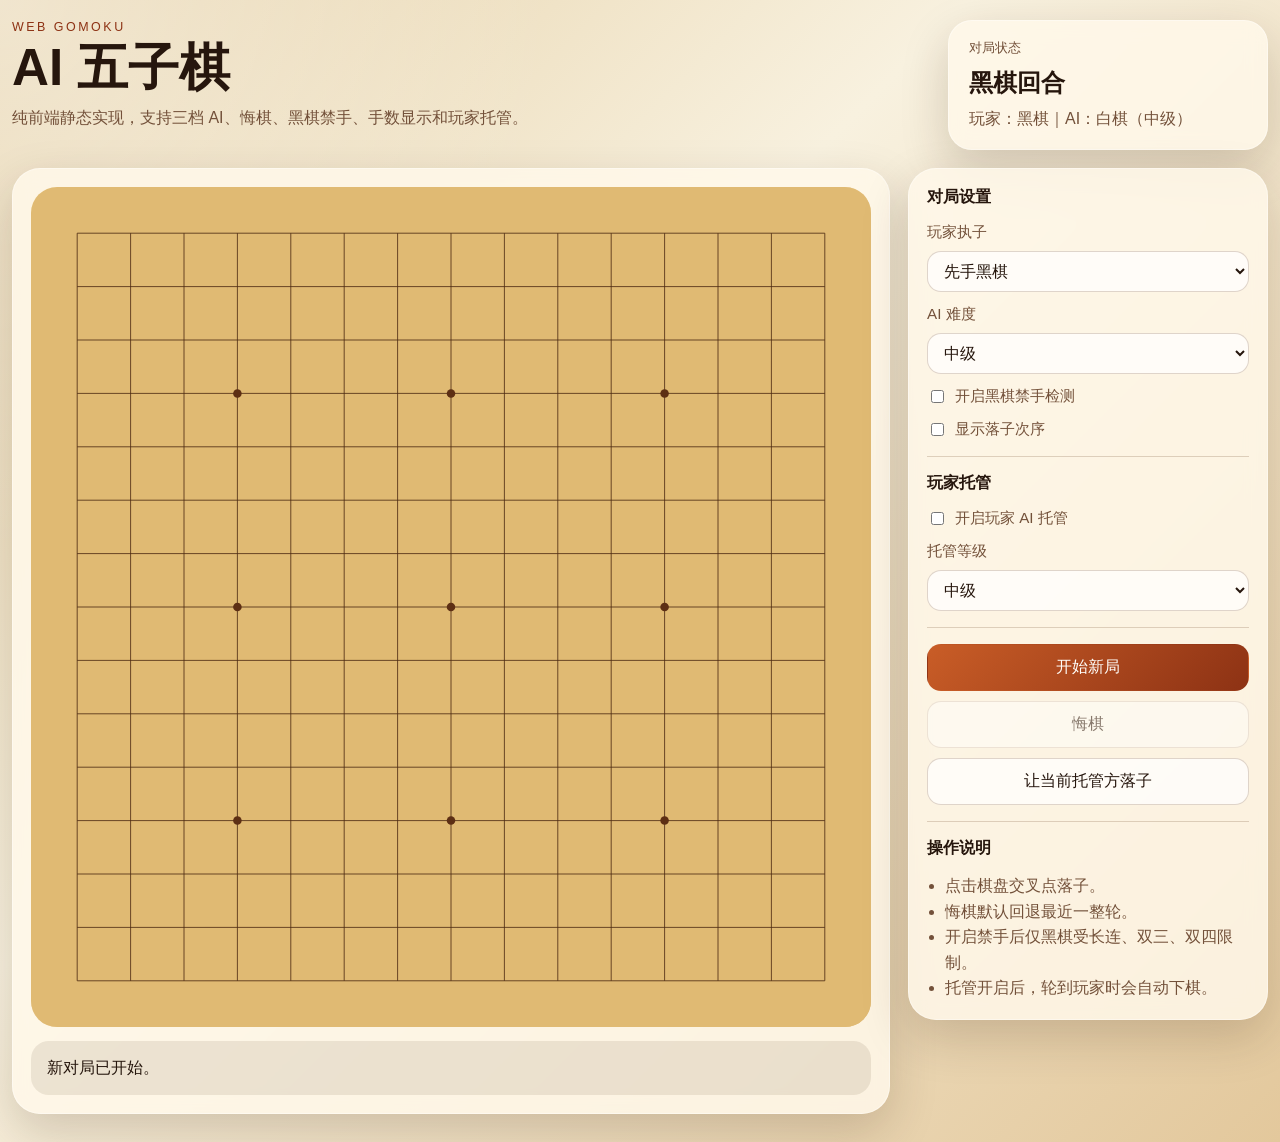
<file: index.html>
<!DOCTYPE html>
<html lang="zh-CN">
<head>
  <meta charset="UTF-8">
  <meta name="viewport" content="width=device-width, initial-scale=1.0">
  <meta http-equiv="refresh" content="0; url=./web-gomoku.html">
  <title>AI 五子棋</title>
  <link rel="canonical" href="./web-gomoku.html">
</head>
<body>
  <p>正在跳转到 <a href="./web-gomoku.html">AI 五子棋</a>...</p>
</body>
</html>
</file>
<file: styles.css>
:root {
  --bg: #f3ead7;
  --paper: rgba(255, 248, 234, 0.84);
  --panel: rgba(82, 48, 23, 0.1);
  --line: #5e3417;
  --line-soft: rgba(94, 52, 23, 0.2);
  --text: #26160d;
  --muted: #73513a;
  --accent: #a94f22;
  --accent-strong: #8d3214;
  --shadow: 0 18px 48px rgba(48, 25, 10, 0.18);
}

* {
  box-sizing: border-box;
}

body {
  margin: 0;
  font-family: "Noto Sans SC", "PingFang SC", "Microsoft YaHei", sans-serif;
  color: var(--text);
  background:
    radial-gradient(circle at top left, rgba(255, 255, 255, 0.45), transparent 32%),
    linear-gradient(135deg, #e5d0a6, #f8f1df 40%, #e3c89c 100%);
  min-height: 100vh;
}

.app-shell {
  width: min(1280px, calc(100vw - 24px));
  margin: 0 auto;
  padding: 20px 0 28px;
}

.hero {
  display: grid;
  grid-template-columns: 1.5fr minmax(240px, 320px);
  gap: 16px;
  align-items: stretch;
}

.eyebrow {
  margin: 0 0 8px;
  letter-spacing: 0.2em;
  font-size: 0.78rem;
  color: var(--accent-strong);
}

.hero h1 {
  margin: 0;
  font-size: clamp(2rem, 4vw, 3.5rem);
  line-height: 1;
}

.hero-copy {
  margin: 12px 0 0;
  max-width: 42rem;
  color: var(--muted);
  line-height: 1.6;
}

.status-card,
.control-panel,
.board-panel {
  background: var(--paper);
  backdrop-filter: blur(10px);
  border: 1px solid rgba(255, 255, 255, 0.38);
  box-shadow: var(--shadow);
}

.status-card {
  border-radius: 24px;
  padding: 18px 20px;
  display: flex;
  flex-direction: column;
  justify-content: center;
}

.status-label {
  font-size: 0.84rem;
  color: var(--muted);
}

.status-text {
  margin-top: 10px;
  font-size: 1.5rem;
  font-weight: 700;
}

.status-subtext {
  margin-top: 8px;
  color: var(--muted);
  line-height: 1.5;
}

.layout {
  margin-top: 18px;
  display: grid;
  grid-template-columns: minmax(0, 1fr) minmax(280px, 360px);
  gap: 18px;
  align-items: start;
}

.control-panel,
.board-panel {
  border-radius: 28px;
}

.control-panel {
  padding: 18px;
  position: sticky;
  top: 16px;
}

.panel-section + .panel-section {
  margin-top: 16px;
  padding-top: 16px;
  border-top: 1px solid var(--line-soft);
}

.panel-section h2 {
  margin: 0 0 14px;
  font-size: 1rem;
}

.field {
  display: flex;
  flex-direction: column;
  gap: 8px;
  margin-bottom: 12px;
}

.field span {
  color: var(--muted);
  font-size: 0.95rem;
}

.checkbox-field {
  flex-direction: row;
  align-items: center;
}

select,
button {
  border-radius: 14px;
  border: 1px solid rgba(94, 52, 23, 0.2);
  background: rgba(255, 255, 255, 0.72);
  color: var(--text);
  font-size: 1rem;
}

select {
  padding: 10px 12px;
}

button {
  padding: 12px 14px;
  cursor: pointer;
  transition: transform 140ms ease, background 140ms ease, border-color 140ms ease;
}

button:hover {
  transform: translateY(-1px);
  border-color: rgba(94, 52, 23, 0.45);
}

button:disabled {
  cursor: not-allowed;
  opacity: 0.55;
  transform: none;
}

.primary-btn {
  background: linear-gradient(135deg, #c95d27, #8d3214);
  color: #fffdf9;
  border-color: transparent;
}

.action-group {
  display: grid;
  gap: 10px;
}

.tips ul {
  margin: 0;
  padding-left: 18px;
  color: var(--muted);
  line-height: 1.6;
}

.board-panel {
  padding: 18px;
  display: flex;
  flex-direction: column;
  gap: 14px;
}

.board-frame {
  position: relative;
  width: 100%;
  aspect-ratio: 1 / 1;
  border-radius: 26px;
  overflow: hidden;
  background:
    linear-gradient(135deg, rgba(255, 246, 217, 0.9), rgba(220, 177, 104, 0.9)),
    linear-gradient(90deg, rgba(255,255,255,0.18), transparent 22%, rgba(0,0,0,0.04) 100%);
}

#boardCanvas {
  width: 100%;
  height: 100%;
  display: block;
  touch-action: manipulation;
}

.message-bar {
  min-height: 54px;
  padding: 14px 16px;
  border-radius: 18px;
  background: var(--panel);
  color: var(--text);
  line-height: 1.6;
}

@media (max-width: 900px) {
  .hero,
  .layout {
    grid-template-columns: 1fr;
  }

  .app-shell {
    width: min(100vw - 16px, 900px);
    padding-top: 12px;
    padding-bottom: 18px;
  }

  .control-panel,
  .board-panel {
    border-radius: 22px;
  }

  .control-panel {
    position: static;
  }
}
</file>
